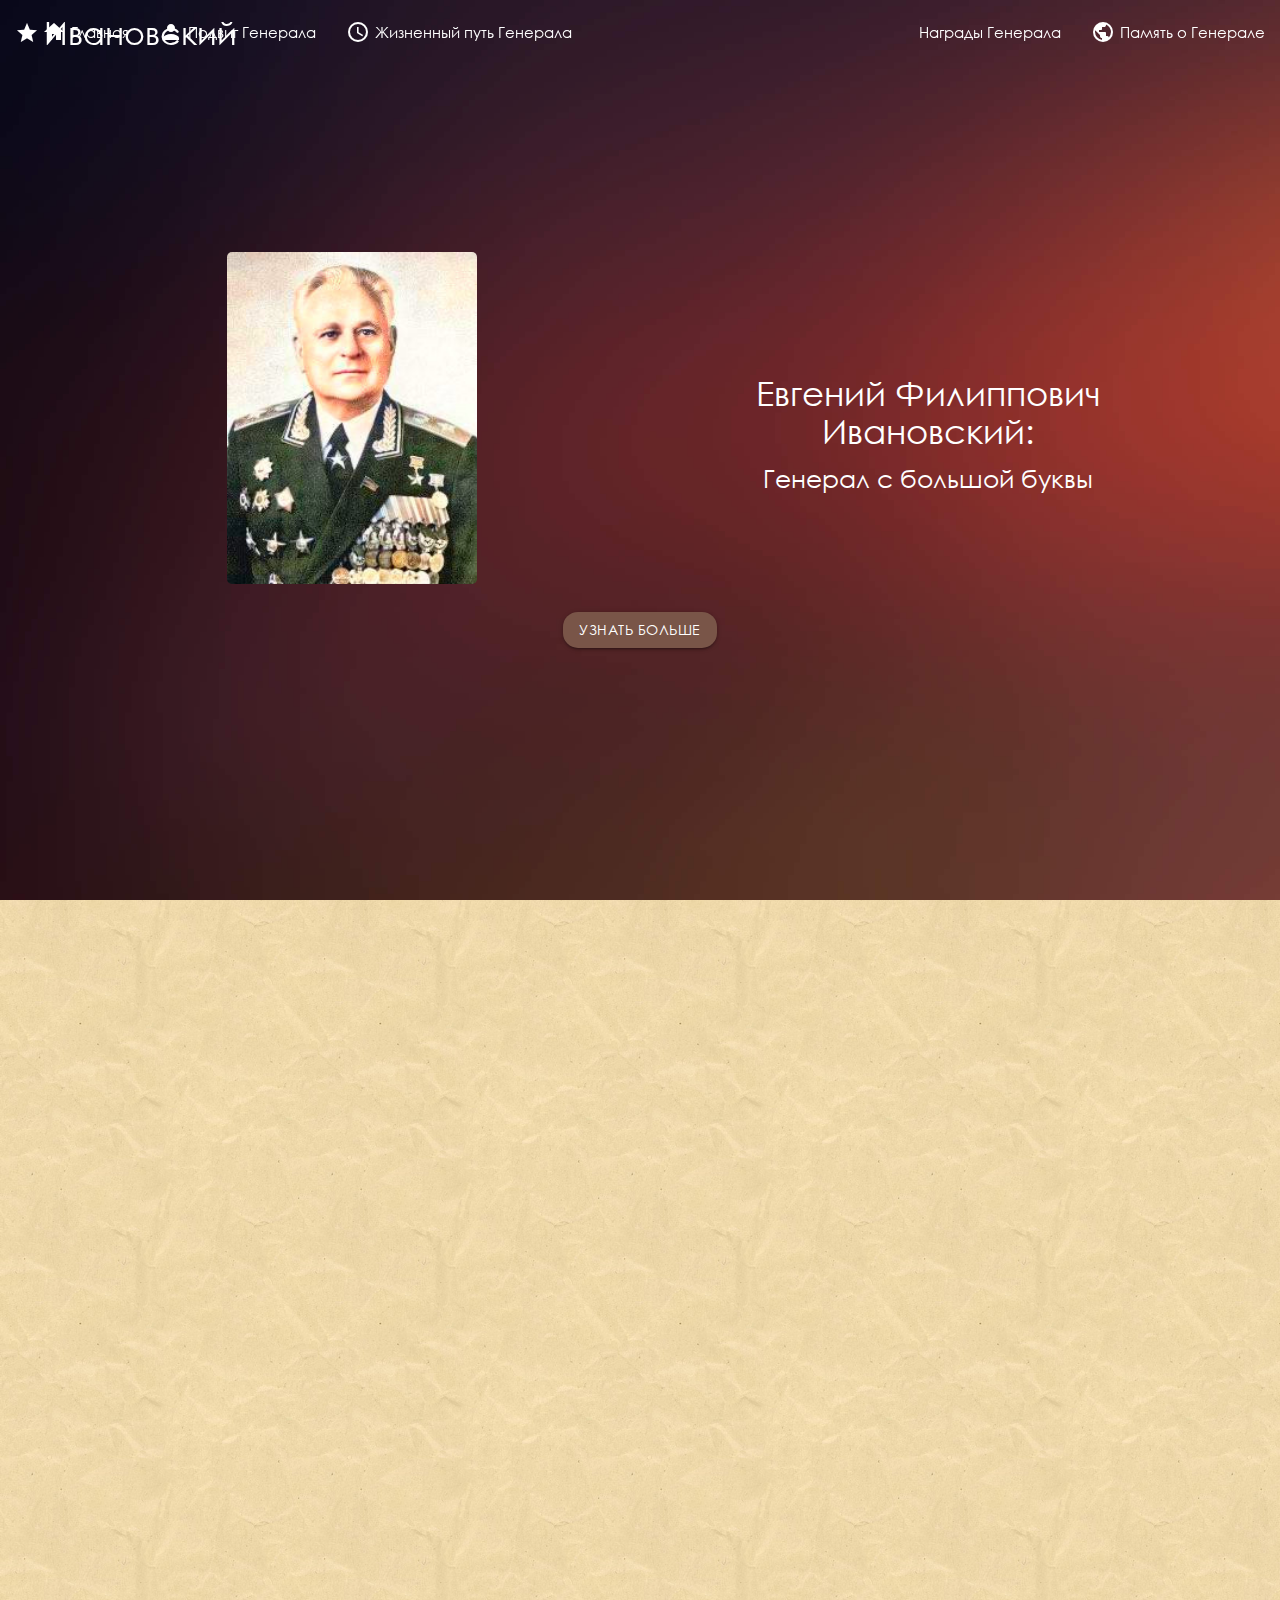
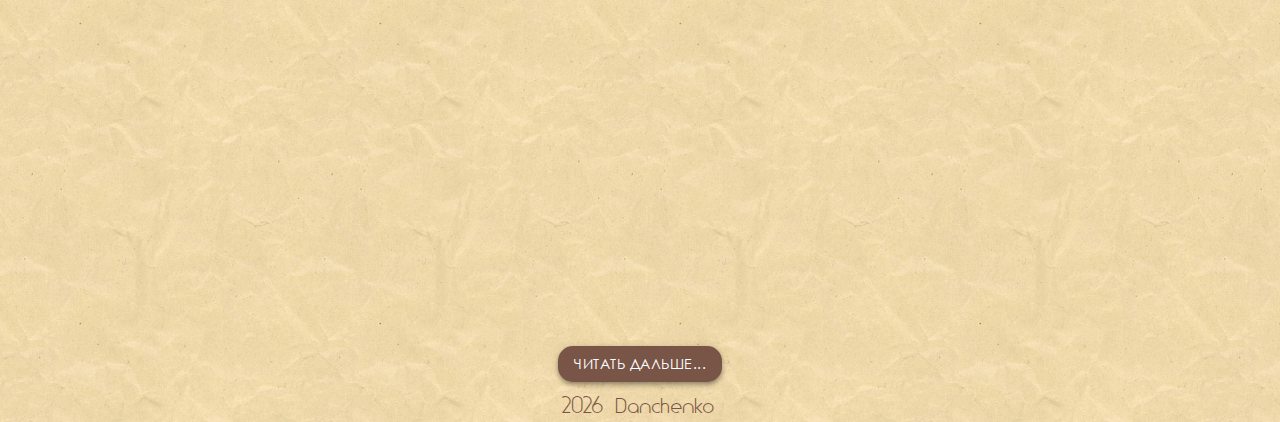
<file: index.html>
<!DOCTYPE html>
<html>

<head>
    <meta charset="utf-8">
       <meta name="theme-color" content="#edd7a8"> <!-- Цвет Chrome на телефонах -->
    <meta name="viewport" content="width=device-width, initial-scale=1.0, user-scalable=no">
    <meta http-equiv="Cache-Control" content="no-cache"> <!-- Отключение кэширования -->
    <title>Ивановский</title> <!-- Заголовок страницы -->
    <link rel="stylesheet" type="text/css" href="animate.css" /> <!-- Animate.css анимация появления блоков -->
    <link rel="SHORTCUT ICON" href="icons/favicon.ico" type="image/x-icon"> <!-- Иконка сайта -->
    <link rel="stylesheet" href="https://cdnjs.cloudflare.com/ajax/libs/materialize/1.0.0/css/materialize.min.css"> <!-- Materialize.css фреймворк -->
    <link rel="stylesheet" href="style.css"> <!-- Стиль -->
    <link href="https://fonts.googleapis.com/icon?family=Material+Icons"
    rel="stylesheet">
</head>

<body id="index-page">
    <!--
  ____           _   _     _             
 |  _ \ ___  ___| |_(_)___| | __ ___   __
 | |_) / _ \/ __| __| / __| |/ _` \ \ / /
 |  _ < (_) \__ \ |_| \__ \ | (_| |\ V / 
 |_| \_\___/|___/\__|_|___/_|\__,_| \_/  
                                         
-->
    <!-- Прелоадер -->
    <style type="text/css">
    #hellopreloader>p {
        display: none;
    }

    #hellopreloader_preload {
        display: block;
        position: fixed;
        z-index: 99999;
        top: 0;
        left: 0;
        width: 100%;
        height: 100%;
        background: #edd7a8 url(http://hello-site.ru//main/images/preloads/oval.svg) center center no-repeat;
        background-size: 41px;
    }
    </style>
    <div id="hellopreloader">
        <div id="hellopreloader_preload"></div>
    </div>
    <script type="text/javascript">
    var hellopreloader = document.getElementById("hellopreloader_preload");

    function fadeOutnojquery(el) {
        el.style.opacity = 1;
        var interhellopreloader = setInterval(function() {
            el.style.opacity = el.style.opacity - 0.05;
            if (el.style.opacity <= 0.05) {
                clearInterval(interhellopreloader);
                hellopreloader.style.display = "none";
            }
        }, 16);
    }
    window.onload = function() { setTimeout(function() { fadeOutnojquery(hellopreloader); }, 50); };
    </script>
    <!-- Прелоадер -->
    <!-- Навбар -->
    <nav class="nav-fixed navtransparent">
        <div class="nav-wrapper">
            <div>
                <a href="index.html" class="brand-logo">                    <span class="material-icons ">
                    grade
                    </span>Ивановский</a> <!-- Название страницы -->
            </div>
            <a href="#" data-target="mobile-demo" class="sidenav-trigger"><i class="material-icons">menu</i></a>
            <!-- Кнопки на пк -->
            <ul class="right hide-on-med-and-down">
                <li><a href="index.html" class="disabled"><span class="material-icons ">
                    home
                    </span>Главная</a></li>
                <li><a href="podviggen.html">
                    <span class="material-icons ">
                        person
                        </span>
                    Подвиг Генерала</a></li>
                <li><a href="lifegen.html">
                    <span class="material-icons ">
                        schedule
                        </span>
                    Жизненный путь Генерала</a></li>
                <li><a href="medalsgen.html">
                    <span class="material-icons ">
                        military_tech
                        </span>
                    Награды Генерала</a></li>
                <li><a href="memorygen.html">
                    <span class="material-icons ">
                        public
                        </span>
                    Память о Генерале</a></li>
            </ul>
            <!-- Кнопки на пк -->
        </div>
    </nav>
    <!--Кнопки на телефонах-->
    <ul class="sidenav" id="mobile-demo">
        <li><a href="index.html">Главная</a></li>
        <li><a href="podviggen.html">Подвиг Генерала</a></li>
        <li><a href="lifegen.html">Жизненный путь Генерала</a></li>
        <li><a href="medalsgen.html">Награды Генерала</a></li>
        <li><a href="memorygen.html">Память о Генерале</a></li>
    </ul>
    <!-- Кнопки на телефонах -->
    <!-- Навбар -->
    <!-- Контент -->
    <div class="wrapper">
        <div class="content">
            <div class="bluredforest">
                <!-- Размытый фон -->
                <div class="indexmaincontent center-align">
                    <!-- Контент на размытом фоне -->
                    <div class="row">
                        <div class="col l6 s12">
                            <img src="img/colorized-image.jpg" class="hoverable" alt="" width="45%" >
                        </div>
                        <div id='index-text' class="col l6 s12">
                            <h4 class="center-align ">Евгений Филиппович Ивановский:</h4>
                            <h5 class="container center-align ">Генерал с большой буквы</h5>
                        </div>
                    </div>
                    <a href="#indexmaintext">
                        <div class="btn brown">Узнать больше</div>
                    </a>
                </div>
            </div>
            <div class="post">
              
                <!--Блок новостей-->
                <div class="container">
                      <div class="center decorative-block">
               <img id="indexmaintext" src="img/3sht.png" alt="" width="90%" height="100%"></img>
           </div>
                    <div class="card-panel white z-depth-2 hoverable">
                        <span class="-text">
                            Много лет прошло, как закончилась самая страшная и кровопролитная война. Война, унесшая десятки миллионов жизней. Война, охватившая все континенты нашей планеты. Великой ценой досталась Победа над фашизмом. И не было фактически ни одной семьи, кого бы не коснулось это горе.<br>
                            Мирное небо над головой, новые красивые города. Это заслуга целого поколения, перенесшего на своих плечах все: разлуку, смерть и горе, разруху и голод, боль и слезы, а затем радость Великой Победы. Слишком многое выпало на плечи этого поколения, и оно все выдержало.<br>
                            Благодарные земляки помнят о своих героях. А у тех, кому посчастливилось выжить, навсегда остались в памяти события тех суровых лет. Невозможно рассказать обо всех фронтовиках, живых и погибших, хотя каждый из них заслуживает этого. Наш сайт посвящен Герою Советского Союза, нашему земляку, Евгению Филипповичу Ивановскому. Его именем названа одна из улиц в микрорайоне Билево города Витебска. А в 2018 году исполнилось 100 лет со дня рождения этого выдающегося генерала.   <br>
                               Мы обязаны помнить, какой ценой завоевана Победа, помнить своих героев, павших на полях сражений, отдать дань уважения живым и гордиться ими. Память об отцах и дедах мы обязаны передать грядущим поколениям. Тысячи площадей и улиц названы именами Героев. И в нашем городе делается многое, чтобы будущие поколения всегда помнили героев-земляков.
                        </span>
                        <br>
                        
                    </div>
                </div>
                <!-- Всплывающее окно -->
                <!-- <div id="modal1" class="modal">
                    <div class="modal-content black-text">
                        <h5>Опрос</h5>
                        <div id="vk_poll"></div>
                    </div>
                    <div class="modal-footer hide">
                        <a href="#!"></a>
                    </div>
                </div> -->
                <!-- Всплывающее окно -->
            </div>
            <div class="center">
                            <a href="podviggen.html">
                                <div class="btn brown z-depth-2">Читать дальше...</div>
                            </a>
                            <!-- <div class="btn brown scale-animation z-depth-2 hoverable"><a href="#modal1" class="modal-trigger"><img src="img/like.png" alt="" width="18px" height="18px"></a></div> -->
                        </div>
        </div>
        <!-- Контент -->
        <!-- Футер -->
        <footer>
            <div class="footer-copyright">
                <div class="container">
                    <span class="brown-text lighten-4">
                        <script>
                        new Date().getFullYear() > 2010 && document.write(new Date().getFullYear()); //Обновление года
                        </script><a href="index.html "> &nbsp; <span class="brown-text lighten-4">Danchenko</span></a>   <div class="contacts"><a href="https://t.me/kgbsenior" target="_blank"><i class="fab fa-telegram-plane"></i></a><a href="https://vk.com/profy2107" target="_blank"><i class="fab fa-vk"></i></a></div>
                    </span>
                </div>
            </div>
        </footer>
        <!--Футер-->
    </div>
    </div>
    <!--Иконки-->
    <script src="https://ajax.googleapis.com/ajax/libs/jquery/3.3.1/jquery.min.js"></script> <!-- Jquery -->
    <script src="https://cdnjs.cloudflare.com/ajax/libs/materialize/1.0.0/js/materialize.min.js"></script>
    <!--Код фреймворка-->
    <script>
    //Подключение бокового меню
    $(document).ready(function() {
        $('.sidenav').sidenav();
    });
    //

    //Подключение подсказок
    $(document).ready(function() {
        $('.tooltipped').tooltip();
    });
    //

    //Кнопка вверх
    $(document).ready(function() {
        $('body').append('<i class="material-icons z-depth-3" id="go-top"><span id="go-top-icon">keyboard_arrow_up</span></i>');
    });
    $(function() {
        $.fn.scrollToTop = function() {
            $(this).hide().removeAttr("href");
            if ($(window).scrollTop() >= "250") $(this).fadeIn("slow")
            var scrollDiv = $(this);
            $(window).scroll(function() {
                if ($(window).scrollTop() <= "250") $(scrollDiv).fadeOut("slow")
                else $(scrollDiv).fadeIn("slow")
            });
            $(this).click(function() {
                $("html, body").animate({ scrollTop: 0 }, "slow")
            })
        }
    });
    $(function() {
        $("#go-top").scrollToTop();
    });
    //

    //Анимация навбара
    $(window).scroll(function() {
        if ($(this).scrollTop() > 50) {
            $('nav').addClass("sticky");
            $('nav').removeClass("navtransparent");
        } else {
            $('nav').removeClass("sticky");
            $('nav').addClass("navtransparent");
        }
    });
    //

    $(document).ready(function() { //Всплывающее окно
        $('.modal').modal();
    });
    //
    jQuery(document).ready(function() { //Анимация появления блоков
        jQuery('.post').addClass("hidden").viewportChecker({
            classToAdd: 'visible animated fadeIn',
            offset: 100
        });
    });
    //
    </script>
    <script src="js/jquery.viewportchecker.js"></script> <!-- Анимация появления блоков -->
</body>

</html>
</file>
<file: style.css>
/*
  ____           _   _     _             
 |  _ \ ___  ___| |_(_)___| | __ ___   __
 | |_) / _ \/ __| __| / __| |/ _` \ \ / /
 |  _ < (_) \__ \ |_| \__ \ | (_| |\ V / 
 |_| \_\___/|___/\__|_|___/_|\__,_| \_/  
                                         
*/
body {
    background: url(img/bg.jpg);
    background-repeat: repeat;
    background-size: 300px 300px;
    color: #FFFFFF;
    font-size: 18px;
    padding-top: 100px;
    font-family: "Century Gothic", Arial, sans-serif;
    position: relative;
    -webkit-animation-name: animatebottom;
    -webkit-animation-duration: 2s;
    animation-duration: 2s;
    overflow-x: hidden;
    font-family: "Century Gothic";
}

#index-page{
    padding-top: 0;
}

html,
body {
    scroll-behavior: smooth;
    height: 110%;
    animation-name: animatebottom;
}

img{
    user-select: none;
}


@font-face {
    font-family: "Century Gothic";
    src: url('fonts/CenturyGothic.eot?#iefix');
    src: url('fonts/GOTHIC.TTF');
}

@font-face {
    font-family: "timeburnernormal";
    src: url('fonts/timeburnernormal.ttf');
}

.footer-copyright {
    font-family: "timeburnernormal";
    top: 10px;
    position: relative;

}



.pointer {
    cursor: pointer;
}
.nav-fixed {
    position: fixed;
    right: 0;
    left: 0;
    top: 0;
    margin-bottom: 0px;
    z-index: 997;

}

.navtransparent {
    background-color: transparent !important;
    box-shadow: none;
}

nav {
    background-color: rgba(121, 85, 72, 0.85);
    -webkit-transition: 0.3s;
    transition: 0.3s;
    user-select: none;
}

nav .right li a{
    display: flex;
    align-items: center;
}
nav .right li a span{
    margin-right: 5px;
}


nav.sticky {
    -webkit-transition: 0.3s;
    transition: 0.3s;

}
.brand-logo span{
    margin-right: 5px;
}


.card-panel {
    color: dimgray;
    border-radius: 25px;
    height: auto;
    transition: 0.30s;
    -webkit-transition: 0.30s;
    -moz-transition: 0.30s;
    -ms-transition: 0.30s;
    -o-transition: 0.30s;
    margin-top: 50px;
}

.card-image{
    border-radius: 25px 25px 0px 0px !important;
}
.card{
    border-radius: 25px;
}
.card-action{
    border-radius: 0px 0px 25px 25px !important;
}

.card-image img{
    border-radius: 25px 25px 0px 0px !important;
}

#go-top {
    position: fixed;
    bottom: 25px;
    right: 23px;
    cursor: pointer;
    display: none;
    width: 45px;
    height: 45px;
    background: rgb(238, 238, 238);
    font-size: 25px;
    text-align: center;
    border-radius: 25px;
    color: dimgray;
    user-select: none;
}

@media screen and (min-width:976px) {
    ::-webkit-scrollbar-button {
        background-image: url('');
        background-repeat: no-repeat;
        width: 6px;
        height: 0px
    }

    ::-webkit-scrollbar-track {
        background-color: #ecedee;

    }

    ::-webkit-scrollbar-thumb {
        background-color: #6dc0c8;
    }

    ::-webkit-scrollbar-thumb:hover {
        background-color: #56999f;
    }

    ::-webkit-resizer {
        background-image: url('');
        background-repeat: no-repeat;
        width: 4px;
        height: 0px
    }

    ::-webkit-scrollbar {
        width: 4px;
    }

    #go-top:hover {
        background: #333;
        color: #fff;
        transition: 0.3s;
    }

    #go-top {
        transition: 0.3s;
        -webkit-transition: 0.3s;
        -moz-transition: 0.3s;
        -ms-transition: 0.3s;
        -o-transition: 0.3s;

    }

    .scale-animation:hover {
        transition: 0.30s;
        -webkit-transition: 0.30s;
        -moz-transition: 0.30s;
        -ms-transition: 0.30s;
        -o-transition: 0.30s;
        transform: scale(1.1);
        -webkit-transform: scale(1.1);
        -moz-transform: scale(1.1);
        -o-transform: scale(1.1);
        -ms-transform: scale(1.1);
        transform: scale(1.1);
    }

    .scale-animation {
        transition: 0.30s;
        -webkit-transition: 0.30s;
        -moz-transition: 0.30s;
        -ms-transition: 0.30s;
        -o-transition: 0.30s;
    }
    .medalscale-animation{
        transition: 0.30s;
        -webkit-transition: 0.30s;
        -moz-transition: 0.30s;
        -ms-transition: 0.30s;
        -o-transition: 0.30s;
    }
    .medalscale-animation:hover{
        transition: 0.30s;
        -webkit-transition: 0.30s;
        -moz-transition: 0.30s;
        -ms-transition: 0.30s;
        -o-transition: 0.30s;
        transform: scale(3);
        -webkit-transform: scale(1.7);
        -moz-transform: scale(1.7);
        -o-transform: scale(1.7);
        -ms-transform: scale(1.7);
        transform: scale(1.7);
       
    }

    .top-animation {
        transition: 0.30s;
        -webkit-transition: 0.30s;
        -moz-transition: 0.30s;
        -ms-transition: 0.30s;
        -o-transition: 0.30s;
    }

    .top-animation:hover {
        transition: 0.30s;
        -webkit-transition: 0.30s;
        -moz-transition: 0.30s;
        -ms-transition: 0.30s;
        -o-transition: 0.30s;
        transform: translateY(-10px);
        -webkit-transform: translateY(-10px);
        -moz-transform: translateY(-10px);
        -o-transform: translateY(-10px);
        -ms-transform: translateY(-10px);
        transform: translateY(-10px);
    }

    nav li a:hover {
        opacity: 0.7;
        transition: 0.30s;
        -webkit-transition: 0.30s;
        -moz-transition: 0.30s;
        -ms-transition: 0.30s;
        -o-transition: 0.30s;
    }

    nav li a {
        opacity: 1;
        transition: 0.30s;
        -webkit-transition: 0.30s;
        -moz-transition: 0.30s;
        -ms-transition: 0.30s;
        -o-transition: 0.30s;
    }
}

@-webkit-keyframes animatebottom {
    from {
        bottom: -100px;
        opacity: 0
    }

    to {
        bottom: 0px;
    }
}

@keyframes animatebottom {
    from {
        bottom: -100px;
    }

    to {
        bottom: 0;
    }
}



.bluredforest {
    background-image: url(img/bggg.jpg);
    background-size: 3000px;
    height: 100vh;
    position: relative;

}

.indexmaincontent img{
    border-radius: 5px;
}

.indexmaincontent {
    position: absolute;
    top: 50%;
    left: 50%;
    transform: translate(-50%, -50%);
    width: 90%;
}

.indexmaincontent .row{
    display: flex;
    align-items: center;
}

@media screen and (max-width: 768px) {
    .indexmaincontent .row{
        display: flex;
        flex-direction: column;
    } 
}

* {
    margin: 0;
    padding: 0;
}

html {
    min-height: calc(100vh - 80px);
}




* {
    margin: 0;
    padding: 0;
}

.wrapper {
    display: flex;
    flex-direction: column;
    height: 100%;
}

.content {
    flex: 1 0 auto;
}

footer {
    flex: 0 0 auto;
    user-select: none;
}
.sidenav-overlay {
    z-index: 0;

}

@media screen and (min-width: 1367px) {

    html,
    body {
        font-size: 1rem;
    }
}

footer {
    text-align: center;
}

#go-top-icon {
    position: relative;
    top: 23%;
}

#index-text{

}

.brand-logo {
    margin-left: 15px;
    white-space: nowrap
}

.citata {
    font-size: 0.8rem;
}

.text {
    font-family: Arial, sans-serif;
    font-size: 0.9rem;
}

.btn {
    border-radius: 15px;
    user-select: none;
    transition: 0.3s;
}

.maps {
    height: 500px;
}

.upper {
    position: relative;
    top: 30px;
}

a {
    color: black;
}

.collapsible{
    user-select: none;
}

@media screen and (min-width: 768px) {
    .MemoryHiddenBtn {
        position: absolute;
        bottom: 15px;
        left: 45%;
    }


    .collapsiblecustfull {
        position: relative;
        bottom: 370px;
        margin: 0 auto;
        background-color: white;
    }

    .slider {
        height: 85%;
        width: auto;
        background-color: gray;

    }

    .card img {
        width: 100%;
        height: 350px;
    }

}

@media screen and (max-width: 768px) {
          body{
        font-size: 16px !important;
    }

    .MemoryHiddenBtn {
        position: absolute;
        bottom: 15px;
        left: 35%;


    }

    .modal {
        width: 93% !important;
    }

    .card {
        width: 100% !important;
    }


    .card img {
        height: 100%;
    }

    .collapsiblecustfull {
        position: relative;
        bottom: 280px;
        margin: 0 auto;
        background-color: white;
    }

    .slider {
        height: 95%;
        width: auto;
        z-index: 0 !important;
    }

    .slidermobile {
        position: relative;
        top: 270px;
    }

    .timelinemenu h6 {
        display: none;
    }
}

nav::-webkit-scrollbar {
    width: 0;
}

/* ie 10+ */
nav {
    -ms-overflow-style: none;
}

.timelinemenubut:hover {
    transition: 0.5s;
    opacity: 0.7;
    background-color: #d87f3a;
    width: 100px;
    color: white;
    position: relative;
    left: 5px;

}

.tab a{
    color: rgb(221, 221, 221) !important;
    opacity: 1;
}
.tab.disabled a{
    opacity: 0.5;
}

.timelinemenubut {
    transition: 0.5s;
    position: relative;
    right: 100px;
    opacity: 0;

}

.collection {
    border-radius: 25px;
        color: dimgray;
        margin-top:25px;
}
.collection .title{
    font-size: 25px !important;
}

.card {
    color: black;
}

.MemoryHiddenCard {
    position: relative;
    top: 1800px;
}

.center img {
    border-radius: 10px;
    margin-top: 5px;
}

.timelinemenu .sticky {
    transition: 0.3s;
    opacity: 1;
    right: 0px;
}

.hidden {
    opacity: 0;
}

.visible {
    opacity: 1;
}

@media screen and (min-width: 1367px) {
    .timelinemenu {
        position: absolute;
        position: fixed;
        top: 350px;
        left: 80px;
        color: brown;
        transition: 0.2s;
    }
    body{
        font-size: 22px;
    }

}

@media screen and (max-width: 1366px) {
    .timelinemenu {
        position: absolute;
        position: fixed;
        top: 260px;
        left: 80px;
        color: brown;
        transition: 0.2s;
    }
      body{
        font-size: 20px;
    }

}

.card {
    width: 175%;
}

#vk_poll {

    margin: 0 auto;
}

.modal {
    border-radius: 25px;
    overflow-y: hidden;
}
.contacts{
    font-size: 15px;
    display: inline-flex;
}
 .slider {
        height: 95%;
        width: auto;
        z-index: 0 !important;
    }
.medalblock{
    margin: 0 auto;
    margin-top: 50px;
}

.bx-wrapper{
    border-radius: 25px;
}
.slidermobile img{
    border-radius: 25px;
    overflow: hidden !important;
}
.bx-viewport{
    border-radius: 25px !important;
}
.slider{
    background-color: #fff;
    border-radius: 25px;
}

.bx-wrapper .bx-pager, .bx-wrapper .bx-controls-auto{
    bottom: 10px !important;
}

@media screen and (max-width: 768px){
    
.bx-wrapper .bx-pager, .bx-wrapper .bx-controls-auto{
    bottom: -45px !important;
}
}

.collapsible{
    border-radius: 25px;
    overflow: hidden;
}

.maps{
    border-radius: 25px !important;
    overflow: hidden;
}
</file>
